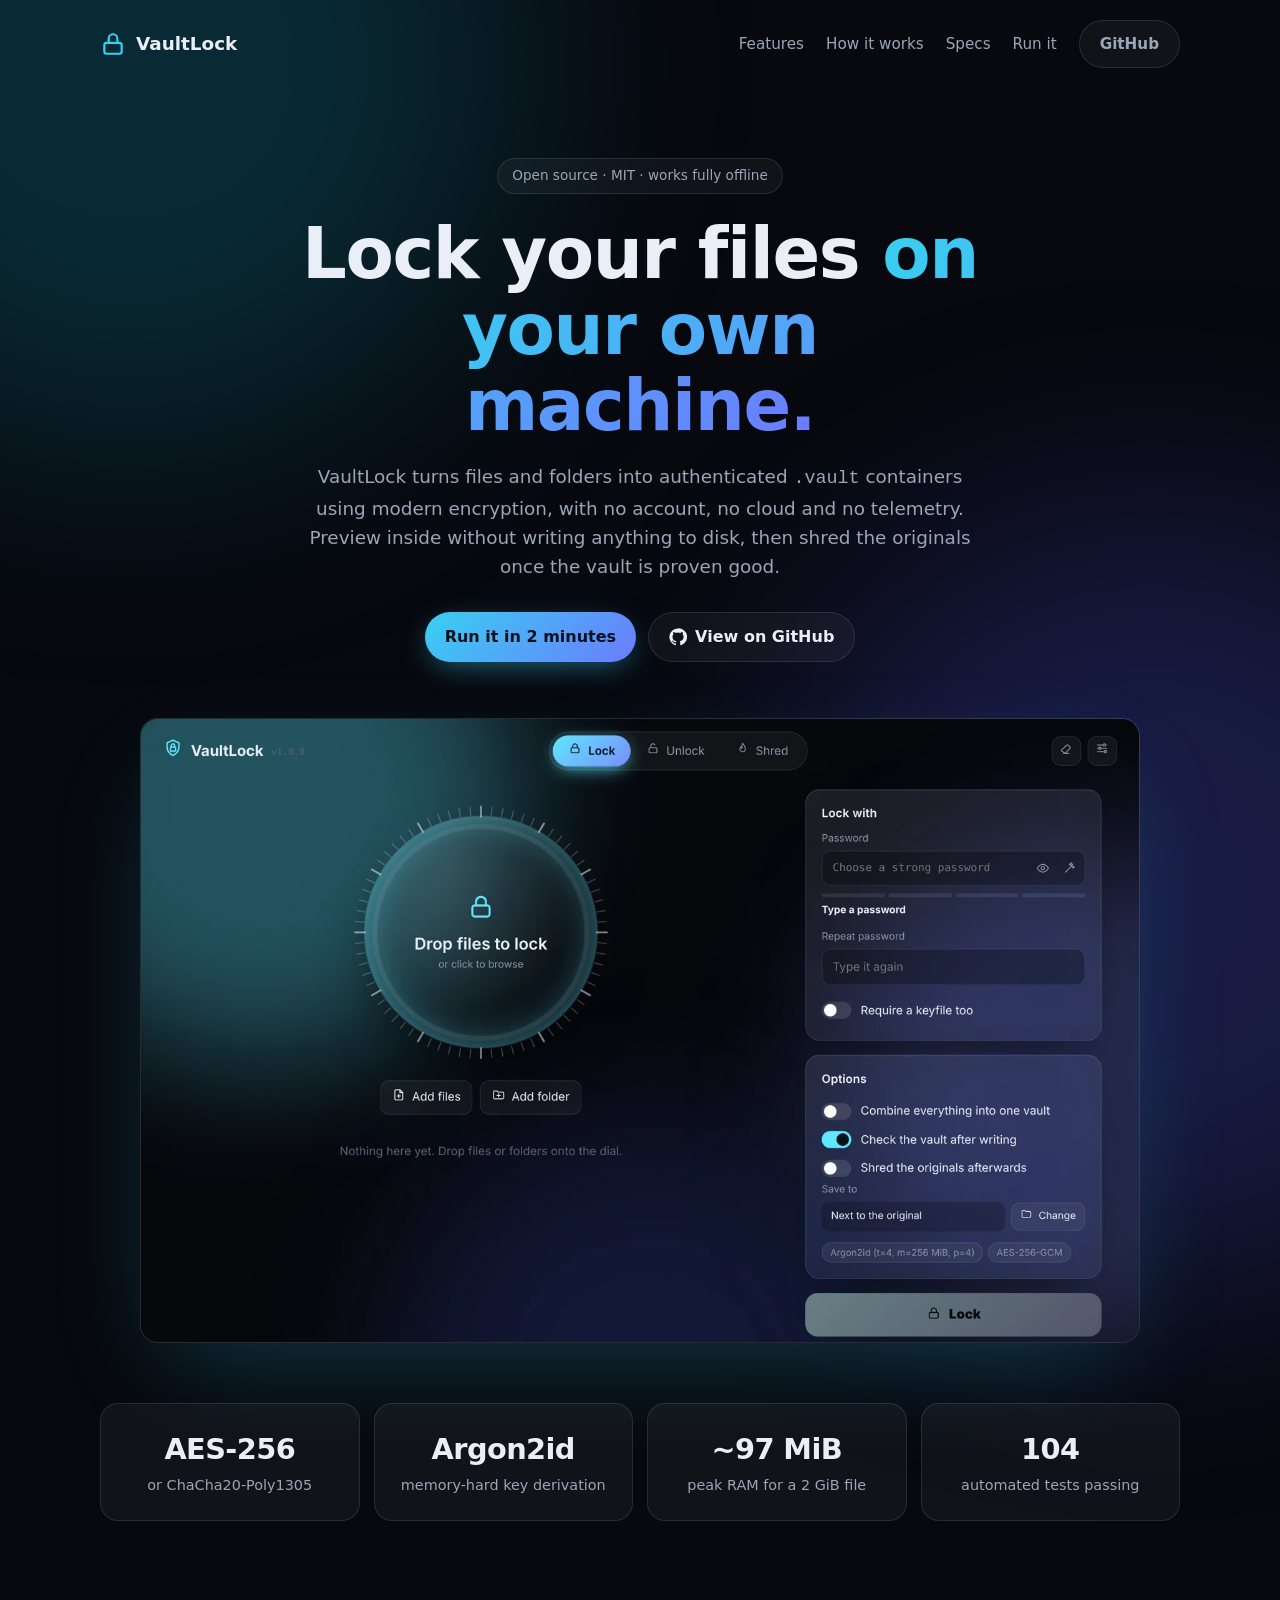
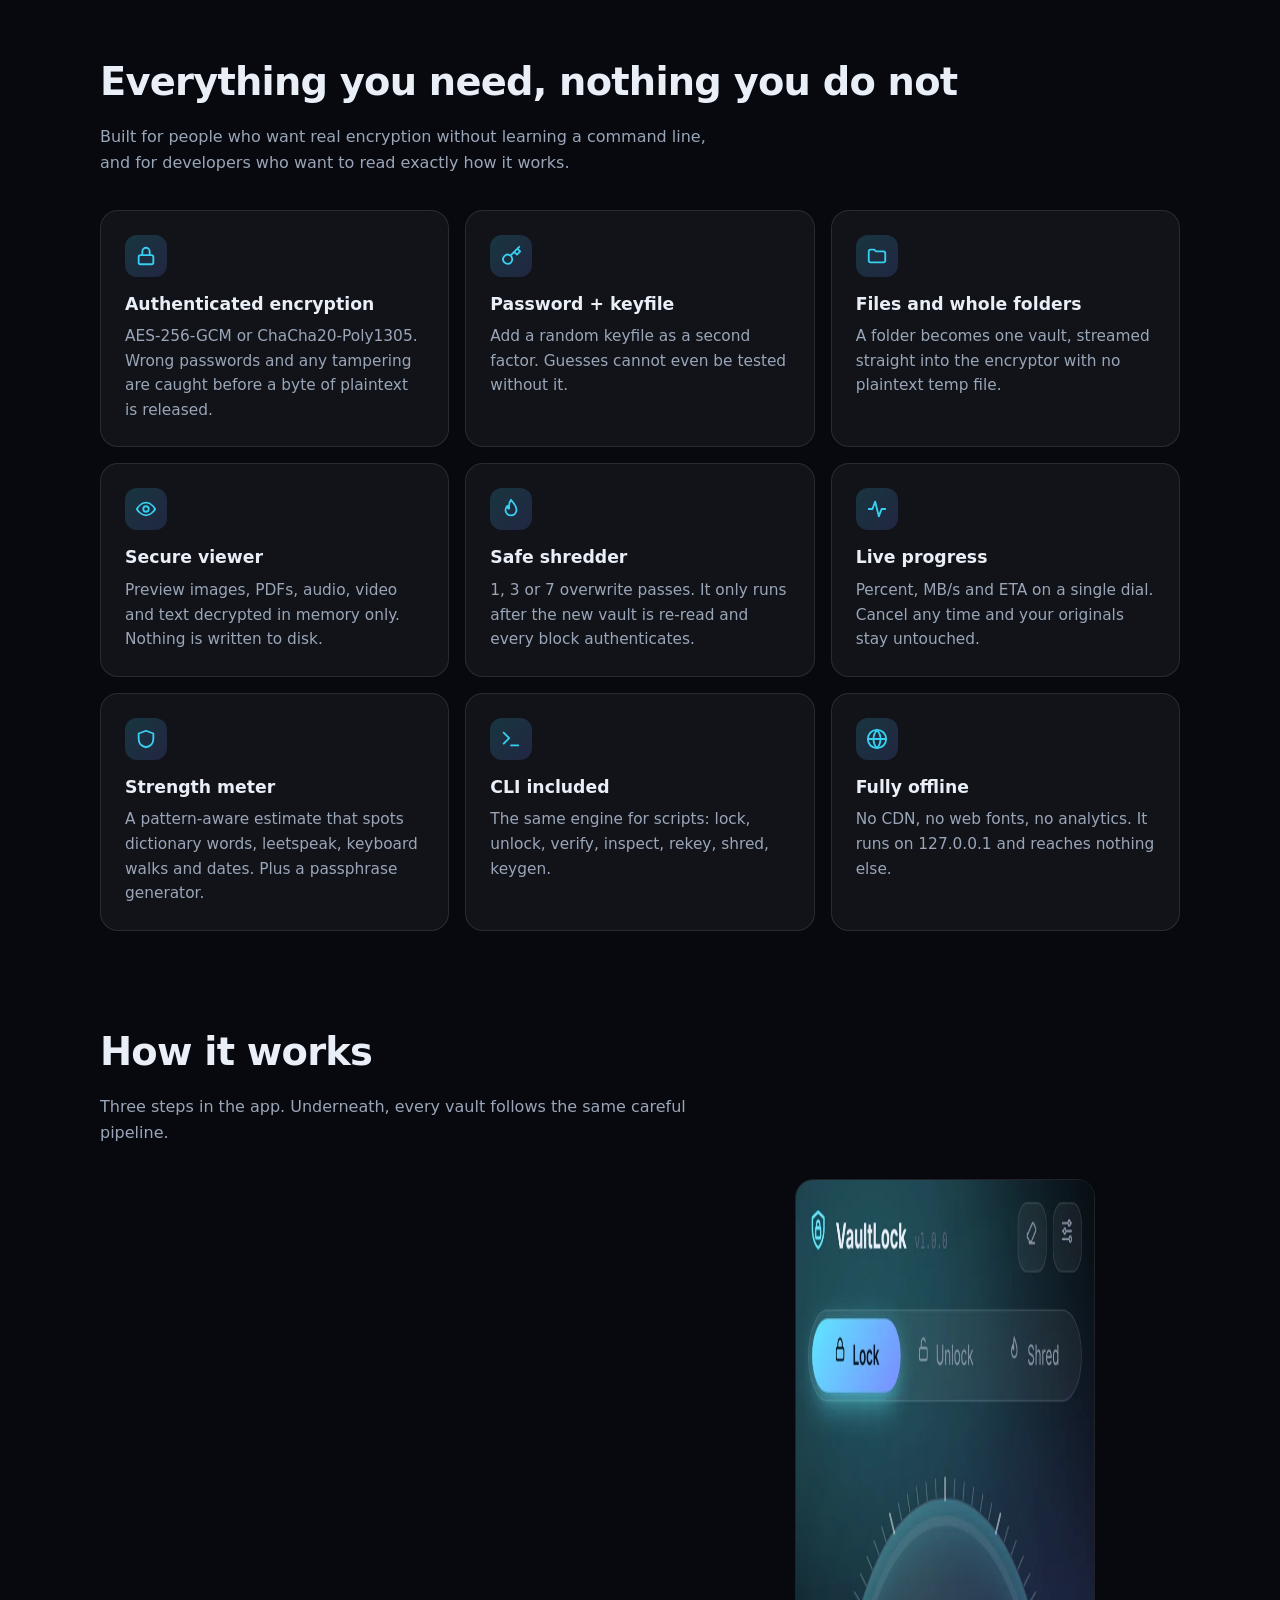
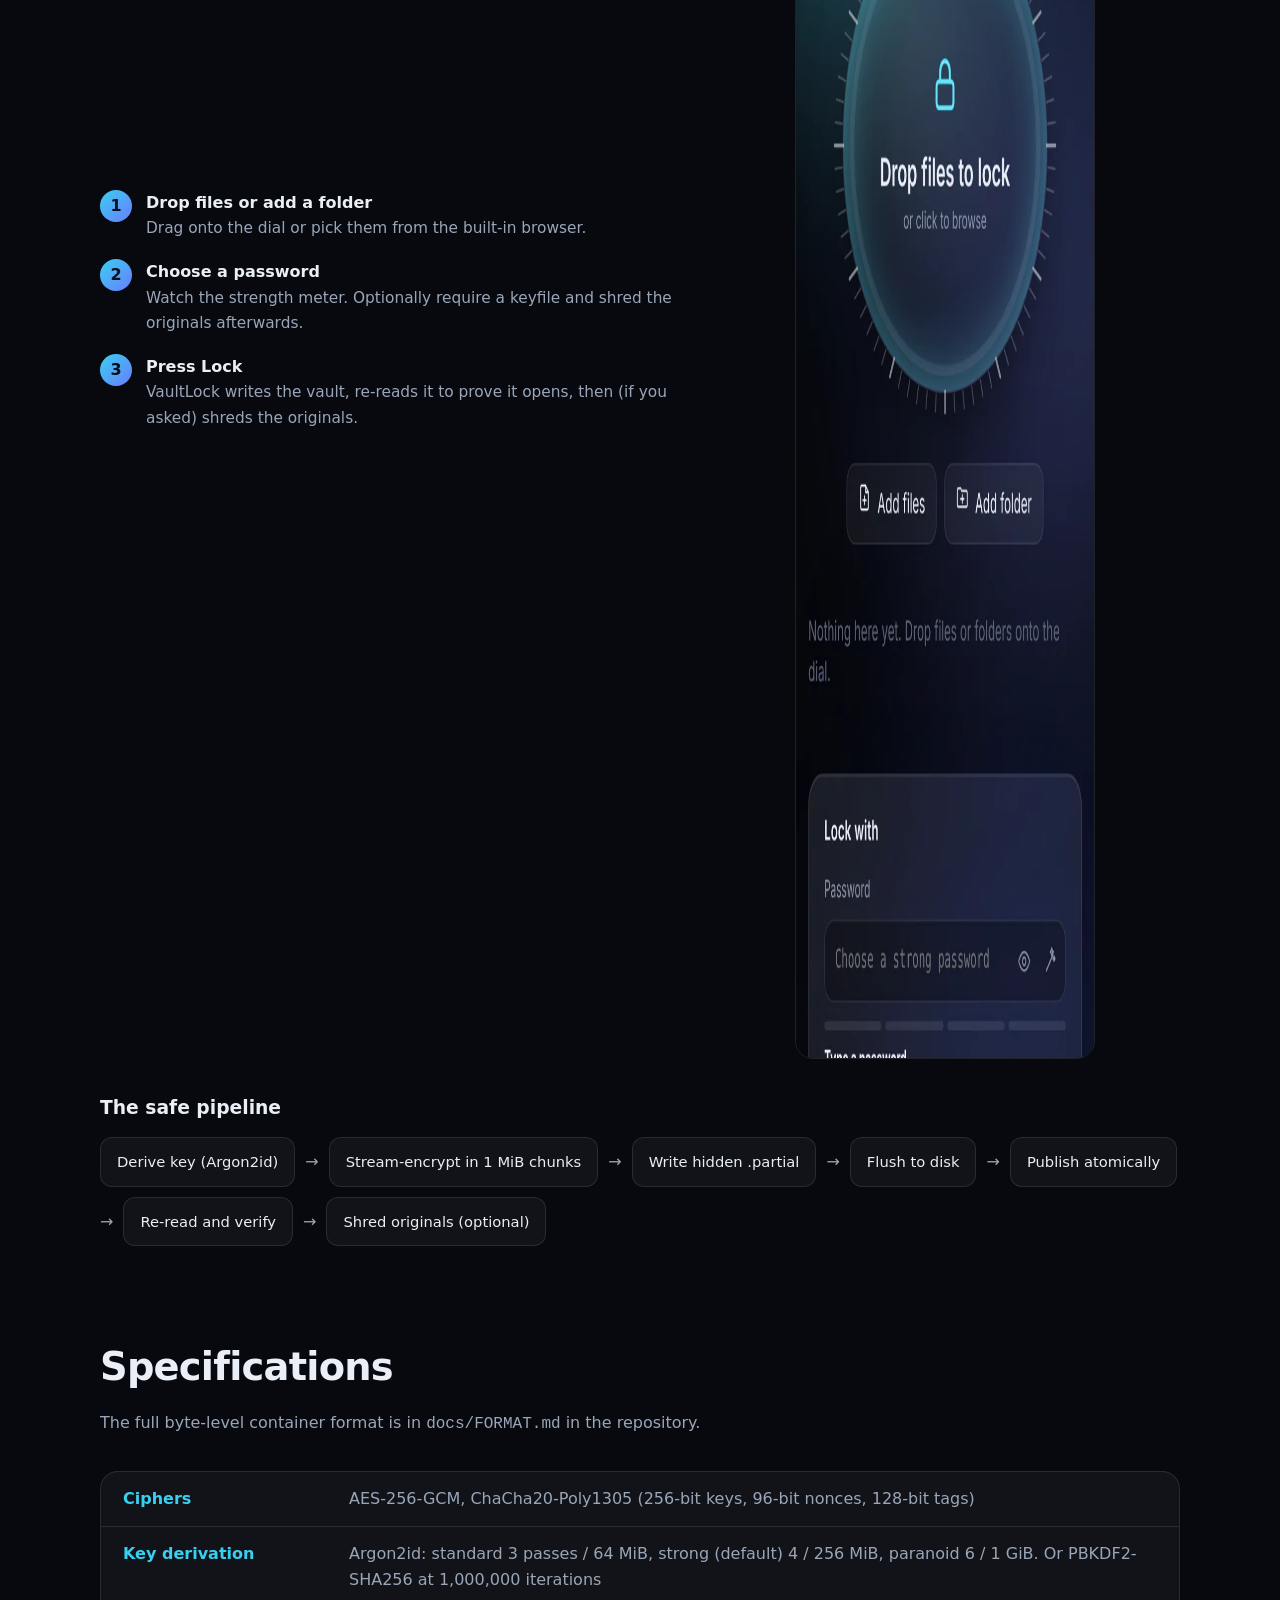
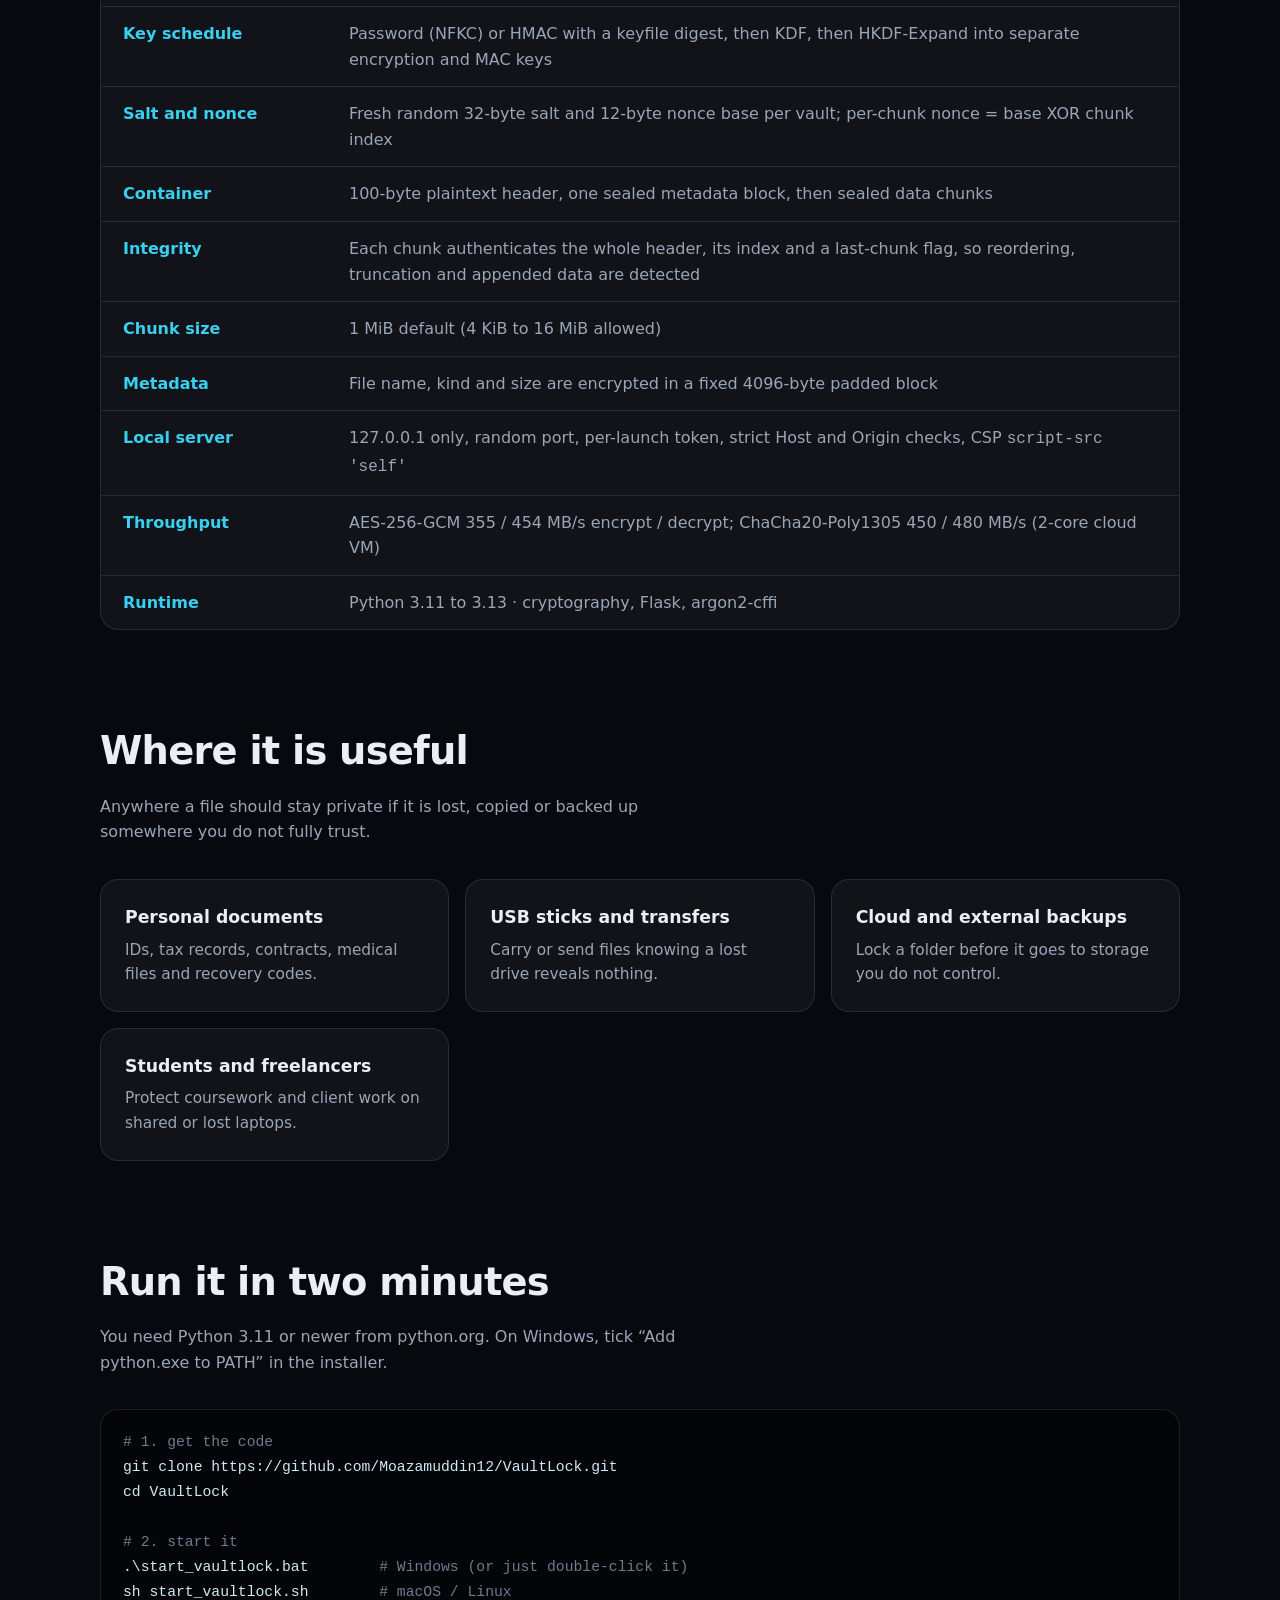
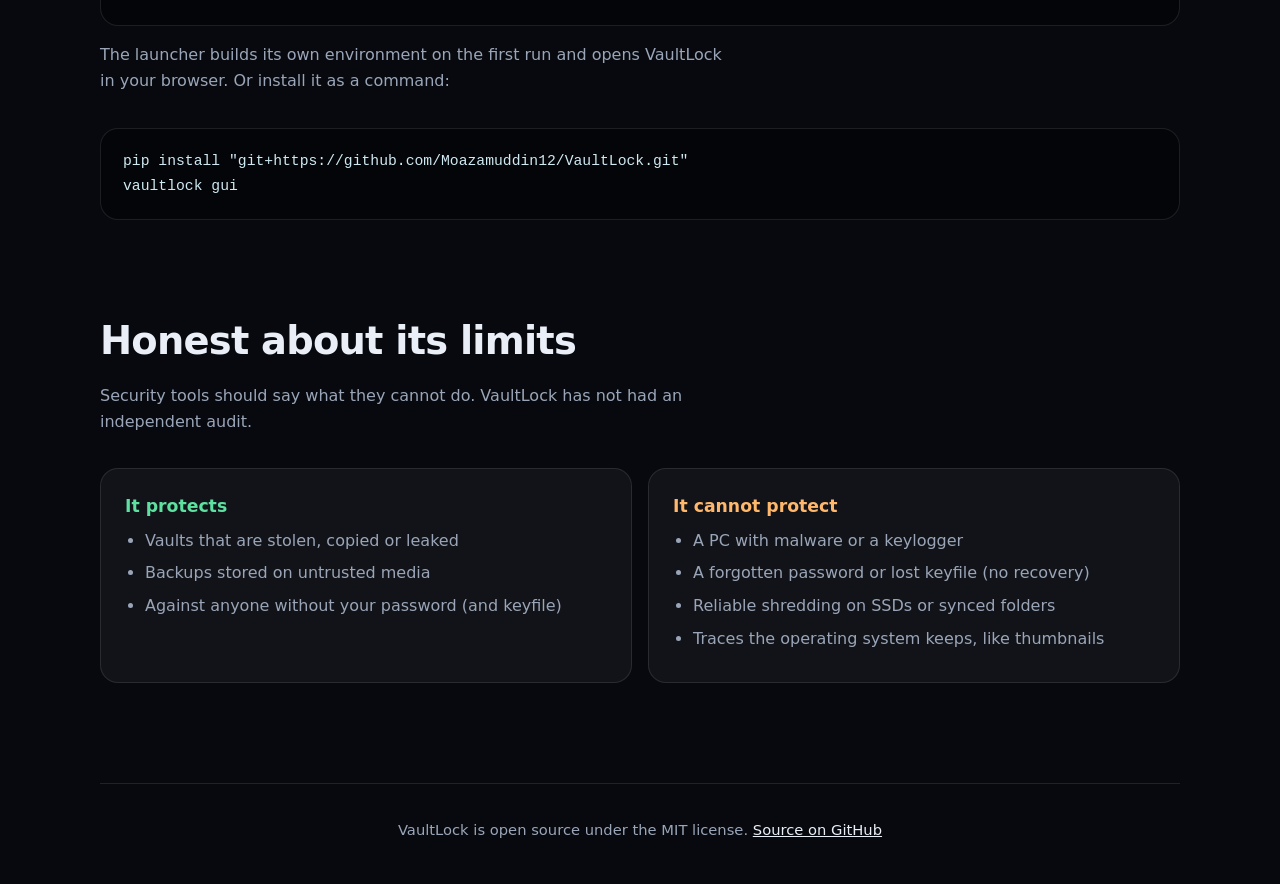
<file: site/index.html>
<!doctype html>
<html lang="en">
<head>
<meta charset="utf-8">
<meta name="viewport" content="width=device-width, initial-scale=1">
<title>VaultLock - local-first file encryption</title>
<meta name="description" content="VaultLock locks files and folders into authenticated .vault containers on your own computer. AES-256-GCM, Argon2id, no cloud, no telemetry. Open source.">
<meta property="og:title" content="VaultLock - local-first file encryption">
<meta property="og:description" content="Lock files and folders offline with AES-256-GCM or ChaCha20-Poly1305 and Argon2id. Open source, MIT licensed.">
<meta property="og:image" content="img/app.webp">
<meta name="theme-color" content="#07090f">
<link rel="icon" href="data:image/svg+xml,%3Csvg xmlns='http://www.w3.org/2000/svg' viewBox='0 0 24 24' fill='none' stroke='%2338d0f0' stroke-width='2' stroke-linecap='round' stroke-linejoin='round'%3E%3Crect x='4' y='11' width='16' height='10' rx='2'/%3E%3Cpath d='M8 11V7a4 4 0 0 1 8 0v4'/%3E%3C/svg%3E">
<style>
:root{
  --bg:#07090f; --panel:rgba(255,255,255,.045); --line:rgba(255,255,255,.1);
  --text:#e9eef7; --muted:#9aa6b8; --accent:#38d0f0; --accent2:#6b7cff; --ok:#5ee0a0;
  --radius:18px;
}
*{box-sizing:border-box;margin:0}
html{scroll-behavior:smooth}
body{
  background:var(--bg);color:var(--text);line-height:1.6;
  font-family:system-ui,-apple-system,"Segoe UI",Roboto,Helvetica,Arial,sans-serif;
  -webkit-font-smoothing:antialiased;overflow-x:hidden;
}
body::before,body::after{
  content:"";position:fixed;z-index:-1;width:60vmax;height:60vmax;border-radius:50%;
  filter:blur(120px);opacity:.35;pointer-events:none;animation:drift 26s ease-in-out infinite alternate;
}
body::before{background:#0f6b7d;top:-25vmax;left:-20vmax}
body::after{background:#3b3fa8;bottom:-30vmax;right:-20vmax;animation-delay:-9s}
@keyframes drift{to{transform:translate(8vmax,6vmax) scale(1.1)}}
@media (prefers-reduced-motion:reduce){body::before,body::after{animation:none}.reveal{opacity:1!important;transform:none!important}}

a{color:inherit}
.wrap{max-width:1120px;margin:0 auto;padding:0 20px}
code,.mono{font-family:ui-monospace,SFMono-Regular,Menlo,Consolas,monospace}

/* nav */
nav{display:flex;align-items:center;justify-content:space-between;padding:20px 0}
.brand{display:flex;align-items:center;gap:10px;font-weight:700;font-size:1.15rem;text-decoration:none}
.brand svg{width:26px;height:26px;stroke:var(--accent)}
.links{display:flex;gap:22px;align-items:center;font-size:.95rem}
.links a{color:var(--muted);text-decoration:none}
.links a:hover{color:var(--text)}
@media(max-width:700px){.links a:not(.btn){display:none}}

.btn{
  display:inline-flex;align-items:center;gap:8px;padding:11px 20px;border-radius:999px;
  font-weight:600;text-decoration:none;border:1px solid var(--line);color:var(--text);
  background:var(--panel);transition:transform .15s,border-color .15s;
}
.btn:hover{transform:translateY(-1px);border-color:rgba(255,255,255,.25)}
.btn.primary{
  background:linear-gradient(135deg,var(--accent),var(--accent2));color:#04101a;border:0;
  box-shadow:0 8px 30px -8px rgba(56,208,240,.55);
}
.btn svg{width:18px;height:18px}

/* hero */
.hero{padding:70px 0 40px;text-align:center}
.pill{
  display:inline-block;padding:6px 14px;border:1px solid var(--line);border-radius:999px;
  color:var(--muted);font-size:.85rem;background:var(--panel);
}
h1{font-size:clamp(2.4rem,6vw,4.4rem);line-height:1.08;margin:22px auto 18px;max-width:14ch;letter-spacing:-.02em}
h1 em{font-style:normal;background:linear-gradient(120deg,var(--accent),var(--accent2));-webkit-background-clip:text;background-clip:text;color:transparent}
.lead{color:var(--muted);font-size:1.15rem;max-width:58ch;margin:0 auto 30px}
.cta{display:flex;gap:12px;justify-content:center;flex-wrap:wrap}
.shot{
  margin:56px auto 0;max-width:1000px;border-radius:var(--radius);border:1px solid var(--line);
  overflow:hidden;box-shadow:0 40px 100px -30px rgba(56,208,240,.25);background:var(--panel);
}
.shot img{display:block;width:100%;height:auto}

/* stats */
.stats{display:grid;grid-template-columns:repeat(auto-fit,minmax(170px,1fr));gap:14px;margin:60px 0 10px}
.stat{padding:22px;border:1px solid var(--line);border-radius:var(--radius);background:var(--panel);text-align:center}
.stat b{display:block;font-size:1.8rem;letter-spacing:-.02em}
.stat span{color:var(--muted);font-size:.9rem}

/* sections */
section{padding:80px 0 10px}
h2{font-size:clamp(1.7rem,3.5vw,2.4rem);letter-spacing:-.02em;margin-bottom:12px}
.sub{color:var(--muted);max-width:62ch;margin-bottom:34px}
.grid{display:grid;grid-template-columns:repeat(auto-fit,minmax(260px,1fr));gap:16px}
.card{padding:24px;border:1px solid var(--line);border-radius:var(--radius);background:var(--panel)}
.card .ic{
  width:42px;height:42px;border-radius:12px;display:grid;place-items:center;margin-bottom:14px;
  background:linear-gradient(135deg,rgba(56,208,240,.18),rgba(107,124,255,.18));
}
.card .ic svg{width:22px;height:22px;stroke:var(--accent);fill:none;stroke-width:2;stroke-linecap:round;stroke-linejoin:round}
.card h3{font-size:1.08rem;margin-bottom:6px}
.card p{color:var(--muted);font-size:.96rem}

/* split */
.split{display:grid;grid-template-columns:1.1fr .9fr;gap:36px;align-items:center}
@media(max-width:860px){.split{grid-template-columns:1fr}}
.split img{width:100%;border-radius:var(--radius);border:1px solid var(--line);display:block}
.phone{max-width:300px;margin:0 auto}
.steps{list-style:none;padding:0;counter-reset:s}
.steps li{counter-increment:s;display:flex;gap:14px;margin-bottom:18px}
.steps li::before{
  content:counter(s);flex:none;width:32px;height:32px;border-radius:50%;display:grid;place-items:center;
  font-weight:700;color:#04101a;background:linear-gradient(135deg,var(--accent),var(--accent2));
}
.steps b{display:block}
.steps span{color:var(--muted);font-size:.96rem}

/* spec table */
.table{border:1px solid var(--line);border-radius:var(--radius);overflow:hidden;background:var(--panel)}
.row{display:grid;grid-template-columns:210px 1fr;gap:16px;padding:14px 22px;border-top:1px solid var(--line)}
.row:first-child{border-top:0}
.row b{color:var(--accent)}
.row span{color:var(--muted)}
@media(max-width:700px){.row{grid-template-columns:1fr;gap:2px}}

/* pipeline */
.flow{display:flex;flex-wrap:wrap;gap:10px;align-items:center}
.node{padding:12px 16px;border:1px solid var(--line);border-radius:12px;background:var(--panel);font-size:.92rem}
.arrow{color:var(--muted)}

/* code */
pre{
  padding:20px 22px;border:1px solid var(--line);border-radius:var(--radius);background:rgba(0,0,0,.4);
  overflow-x:auto;font-size:.92rem;line-height:1.7;color:#cfe9f2;
}
pre .c{color:#6e7b8f}

/* honest */
.honest{display:grid;grid-template-columns:1fr 1fr;gap:16px}
@media(max-width:760px){.honest{grid-template-columns:1fr}}
.honest ul{padding-left:20px;color:var(--muted)}
.honest li{margin:7px 0}
.good h3{color:var(--ok)}
.bad h3{color:#ffb86b}

footer{margin-top:90px;padding:34px 0 50px;border-top:1px solid var(--line);color:var(--muted);font-size:.92rem;text-align:center}
footer a{color:var(--text)}

.reveal{opacity:0;transform:translateY(16px);transition:opacity .6s,transform .6s}
.reveal.in{opacity:1;transform:none}
</style>
</head>
<body>
<div class="wrap">

<nav>
  <a class="brand" href="#top" id="top">
    <svg viewBox="0 0 24 24" fill="none" stroke-width="2" stroke-linecap="round" stroke-linejoin="round"><rect x="4" y="11" width="16" height="10" rx="2"/><path d="M8 11V7a4 4 0 0 1 8 0v4"/></svg>
    VaultLock
  </a>
  <div class="links">
    <a href="#features">Features</a>
    <a href="#how">How it works</a>
    <a href="#specs">Specs</a>
    <a href="#run">Run it</a>
    <a class="btn" href="https://github.com/Moazamuddin12/VaultLock" data-repo>GitHub</a>
  </div>
</nav>

<header class="hero">
  <span class="pill">Open source &middot; MIT &middot; works fully offline</span>
  <h1>Lock your files <em>on your own machine.</em></h1>
  <p class="lead">VaultLock turns files and folders into authenticated <span class="mono">.vault</span> containers using modern encryption, with no account, no cloud and no telemetry. Preview inside without writing anything to disk, then shred the originals once the vault is proven good.</p>
  <div class="cta">
    <a class="btn primary" href="#run" >Run it in 2 minutes</a>
    <a class="btn" href="https://github.com/Moazamuddin12/VaultLock" data-repo>
      <svg viewBox="0 0 24 24" fill="currentColor"><path d="M12 .5a11.5 11.5 0 0 0-3.64 22.4c.58.1.79-.25.79-.56v-2c-3.2.7-3.87-1.37-3.87-1.37-.52-1.33-1.28-1.69-1.28-1.69-1.05-.72.08-.7.08-.7 1.15.08 1.76 1.19 1.76 1.19 1.03 1.76 2.7 1.25 3.36.96.1-.75.4-1.25.73-1.54-2.55-.29-5.24-1.28-5.24-5.69 0-1.26.45-2.28 1.19-3.08-.12-.29-.52-1.46.11-3.05 0 0 .97-.31 3.17 1.18a11 11 0 0 1 5.78 0c2.2-1.49 3.17-1.18 3.17-1.18.63 1.59.23 2.76.11 3.05.74.8 1.19 1.82 1.19 3.08 0 4.42-2.69 5.39-5.25 5.68.41.36.78 1.06.78 2.14v3.17c0 .31.21.67.8.56A11.5 11.5 0 0 0 12 .5Z"/></svg>
      View on GitHub
    </a>
  </div>
  <div class="shot reveal"><img src="img/app.webp" alt="VaultLock main window: a circular drop target, a password panel with a strength meter, and lock options" width="1600" height="1000" fetchpriority="high"></div>

  <div class="stats">
    <div class="stat reveal"><b>AES-256</b><span>or ChaCha20-Poly1305</span></div>
    <div class="stat reveal"><b>Argon2id</b><span>memory-hard key derivation</span></div>
    <div class="stat reveal"><b>~97 MiB</b><span>peak RAM for a 2 GiB file</span></div>
    <div class="stat reveal"><b>104</b><span>automated tests passing</span></div>
  </div>
</header>

<section id="features">
  <h2>Everything you need, nothing you do not</h2>
  <p class="sub">Built for people who want real encryption without learning a command line, and for developers who want to read exactly how it works.</p>
  <div class="grid">
    <div class="card reveal"><div class="ic"><svg viewBox="0 0 24 24"><rect x="4" y="11" width="16" height="10" rx="2"/><path d="M8 11V7a4 4 0 0 1 8 0v4"/></svg></div><h3>Authenticated encryption</h3><p>AES-256-GCM or ChaCha20-Poly1305. Wrong passwords and any tampering are caught before a byte of plaintext is released.</p></div>
    <div class="card reveal"><div class="ic"><svg viewBox="0 0 24 24"><path d="M21 2l-2 2m-7.6 7.6a5 5 0 1 1-7 7 5 5 0 0 1 7-7zm0 0L15.5 7.5m0 0l3 3L22 7l-3-3m-3.5 3.5L19 4"/></svg></div><h3>Password + keyfile</h3><p>Add a random keyfile as a second factor. Guesses cannot even be tested without it.</p></div>
    <div class="card reveal"><div class="ic"><svg viewBox="0 0 24 24"><path d="M3 7a2 2 0 0 1 2-2h4l2 2h8a2 2 0 0 1 2 2v8a2 2 0 0 1-2 2H5a2 2 0 0 1-2-2z"/></svg></div><h3>Files and whole folders</h3><p>A folder becomes one vault, streamed straight into the encryptor with no plaintext temp file.</p></div>
    <div class="card reveal"><div class="ic"><svg viewBox="0 0 24 24"><circle cx="12" cy="12" r="3"/><path d="M2 12s4-7 10-7 10 7 10 7-4 7-10 7S2 12 2 12z"/></svg></div><h3>Secure viewer</h3><p>Preview images, PDFs, audio, video and text decrypted in memory only. Nothing is written to disk.</p></div>
    <div class="card reveal"><div class="ic"><svg viewBox="0 0 24 24"><path d="M12 2c3 4 6 6.5 6 11a6 6 0 0 1-12 0c0-2 1-3.5 2-4.5 0 2 1 3 2 3 0-3-1-6 2-9.5z"/></svg></div><h3>Safe shredder</h3><p>1, 3 or 7 overwrite passes. It only runs after the new vault is re-read and every block authenticates.</p></div>
    <div class="card reveal"><div class="ic"><svg viewBox="0 0 24 24"><path d="M3 12h4l3-8 4 16 3-8h4"/></svg></div><h3>Live progress</h3><p>Percent, MB/s and ETA on a single dial. Cancel any time and your originals stay untouched.</p></div>
    <div class="card reveal"><div class="ic"><svg viewBox="0 0 24 24"><path d="M12 3l8 3v6c0 5-3.5 8-8 9-4.5-1-8-4-8-9V6z"/></svg></div><h3>Strength meter</h3><p>A pattern-aware estimate that spots dictionary words, leetspeak, keyboard walks and dates. Plus a passphrase generator.</p></div>
    <div class="card reveal"><div class="ic"><svg viewBox="0 0 24 24"><path d="M4 17l6-6-6-6M12 19h8"/></svg></div><h3>CLI included</h3><p>The same engine for scripts: lock, unlock, verify, inspect, rekey, shred, keygen.</p></div>
    <div class="card reveal"><div class="ic"><svg viewBox="0 0 24 24"><path d="M2 12h20M12 2a15 15 0 0 1 0 20M12 2a15 15 0 0 0 0 20"/><circle cx="12" cy="12" r="10"/></svg></div><h3>Fully offline</h3><p>No CDN, no web fonts, no analytics. It runs on 127.0.0.1 and reaches nothing else.</p></div>
  </div>
</section>

<section id="how">
  <h2>How it works</h2>
  <p class="sub">Three steps in the app. Underneath, every vault follows the same careful pipeline.</p>
  <div class="split">
    <ol class="steps">
      <li><div><b>Drop files or add a folder</b><span>Drag onto the dial or pick them from the built-in browser.</span></div></li>
      <li><div><b>Choose a password</b><span>Watch the strength meter. Optionally require a keyfile and shred the originals afterwards.</span></div></li>
      <li><div><b>Press Lock</b><span>VaultLock writes the vault, re-reads it to prove it opens, then (if you asked) shreds the originals.</span></div></li>
    </ol>
    <div class="phone reveal"><img src="img/app-mobile.webp" alt="VaultLock on a phone-sized screen" width="600" height="1480" loading="lazy"></div>
  </div>
  <h3 style="margin:34px 0 14px">The safe pipeline</h3>
  <div class="flow">
    <span class="node">Derive key (Argon2id)</span><span class="arrow">&rarr;</span>
    <span class="node">Stream-encrypt in 1 MiB chunks</span><span class="arrow">&rarr;</span>
    <span class="node">Write hidden .partial</span><span class="arrow">&rarr;</span>
    <span class="node">Flush to disk</span><span class="arrow">&rarr;</span>
    <span class="node">Publish atomically</span><span class="arrow">&rarr;</span>
    <span class="node">Re-read and verify</span><span class="arrow">&rarr;</span>
    <span class="node">Shred originals (optional)</span>
  </div>
</section>

<section id="specs">
  <h2>Specifications</h2>
  <p class="sub">The full byte-level container format is in <code>docs/FORMAT.md</code> in the repository.</p>
  <div class="table reveal">
    <div class="row"><b>Ciphers</b><span>AES-256-GCM, ChaCha20-Poly1305 (256-bit keys, 96-bit nonces, 128-bit tags)</span></div>
    <div class="row"><b>Key derivation</b><span>Argon2id: standard 3 passes / 64 MiB, strong (default) 4 / 256 MiB, paranoid 6 / 1 GiB. Or PBKDF2-SHA256 at 1,000,000 iterations</span></div>
    <div class="row"><b>Key schedule</b><span>Password (NFKC) or HMAC with a keyfile digest, then KDF, then HKDF-Expand into separate encryption and MAC keys</span></div>
    <div class="row"><b>Salt and nonce</b><span>Fresh random 32-byte salt and 12-byte nonce base per vault; per-chunk nonce = base XOR chunk index</span></div>
    <div class="row"><b>Container</b><span>100-byte plaintext header, one sealed metadata block, then sealed data chunks</span></div>
    <div class="row"><b>Integrity</b><span>Each chunk authenticates the whole header, its index and a last-chunk flag, so reordering, truncation and appended data are detected</span></div>
    <div class="row"><b>Chunk size</b><span>1 MiB default (4 KiB to 16 MiB allowed)</span></div>
    <div class="row"><b>Metadata</b><span>File name, kind and size are encrypted in a fixed 4096-byte padded block</span></div>
    <div class="row"><b>Local server</b><span>127.0.0.1 only, random port, per-launch token, strict Host and Origin checks, CSP <code>script-src 'self'</code></span></div>
    <div class="row"><b>Throughput</b><span>AES-256-GCM 355 / 454 MB/s encrypt / decrypt; ChaCha20-Poly1305 450 / 480 MB/s (2-core cloud VM)</span></div>
    <div class="row"><b>Runtime</b><span>Python 3.11 to 3.13 &middot; cryptography, Flask, argon2-cffi</span></div>
  </div>
</section>

<section id="uses">
  <h2>Where it is useful</h2>
  <p class="sub">Anywhere a file should stay private if it is lost, copied or backed up somewhere you do not fully trust.</p>
  <div class="grid">
    <div class="card reveal"><h3>Personal documents</h3><p>IDs, tax records, contracts, medical files and recovery codes.</p></div>
    <div class="card reveal"><h3>USB sticks and transfers</h3><p>Carry or send files knowing a lost drive reveals nothing.</p></div>
    <div class="card reveal"><h3>Cloud and external backups</h3><p>Lock a folder before it goes to storage you do not control.</p></div>
    <div class="card reveal"><h3>Students and freelancers</h3><p>Protect coursework and client work on shared or lost laptops.</p></div>
  </div>
</section>

<section id="run">
  <h2>Run it in two minutes</h2>
  <p class="sub">You need Python 3.11 or newer from python.org. On Windows, tick &ldquo;Add python.exe to PATH&rdquo; in the installer.</p>
  <pre><span class="c"># 1. get the code</span>
git clone https://github.com/Moazamuddin12/VaultLock.git
cd VaultLock

<span class="c"># 2. start it</span>
.\start_vaultlock.bat        <span class="c"># Windows (or just double-click it)</span>
sh start_vaultlock.sh        <span class="c"># macOS / Linux</span></pre>
  <p class="sub" style="margin-top:16px">The launcher builds its own environment on the first run and opens VaultLock in your browser. Or install it as a command:</p>
  <pre>pip install "git+https://github.com/Moazamuddin12/VaultLock.git"
vaultlock gui</pre>
</section>

<section id="honest">
  <h2>Honest about its limits</h2>
  <p class="sub">Security tools should say what they cannot do. VaultLock has not had an independent audit.</p>
  <div class="honest">
    <div class="card good reveal"><h3>It protects</h3><ul>
      <li>Vaults that are stolen, copied or leaked</li>
      <li>Backups stored on untrusted media</li>
      <li>Against anyone without your password (and keyfile)</li>
    </ul></div>
    <div class="card bad reveal"><h3>It cannot protect</h3><ul>
      <li>A PC with malware or a keylogger</li>
      <li>A forgotten password or lost keyfile (no recovery)</li>
      <li>Reliable shredding on SSDs or synced folders</li>
      <li>Traces the operating system keeps, like thumbnails</li>
    </ul></div>
  </div>
</section>

<footer>
  <p>VaultLock is open source under the MIT license. <a href="https://github.com/Moazamuddin12/VaultLock" data-repo>Source on GitHub</a></p>
</footer>

</div>
<script>
  // Fade sections in as they scroll into view.
  (function(){
    var els=document.querySelectorAll('.reveal');
    if(!('IntersectionObserver' in window)){els.forEach(function(e){e.classList.add('in')});return;}
    var io=new IntersectionObserver(function(es){es.forEach(function(e){if(e.isIntersecting){e.target.classList.add('in');io.unobserve(e.target)}})},{threshold:.12});
    els.forEach(function(e){io.observe(e)});
  })();
</script>
</body>
</html>
</file>
